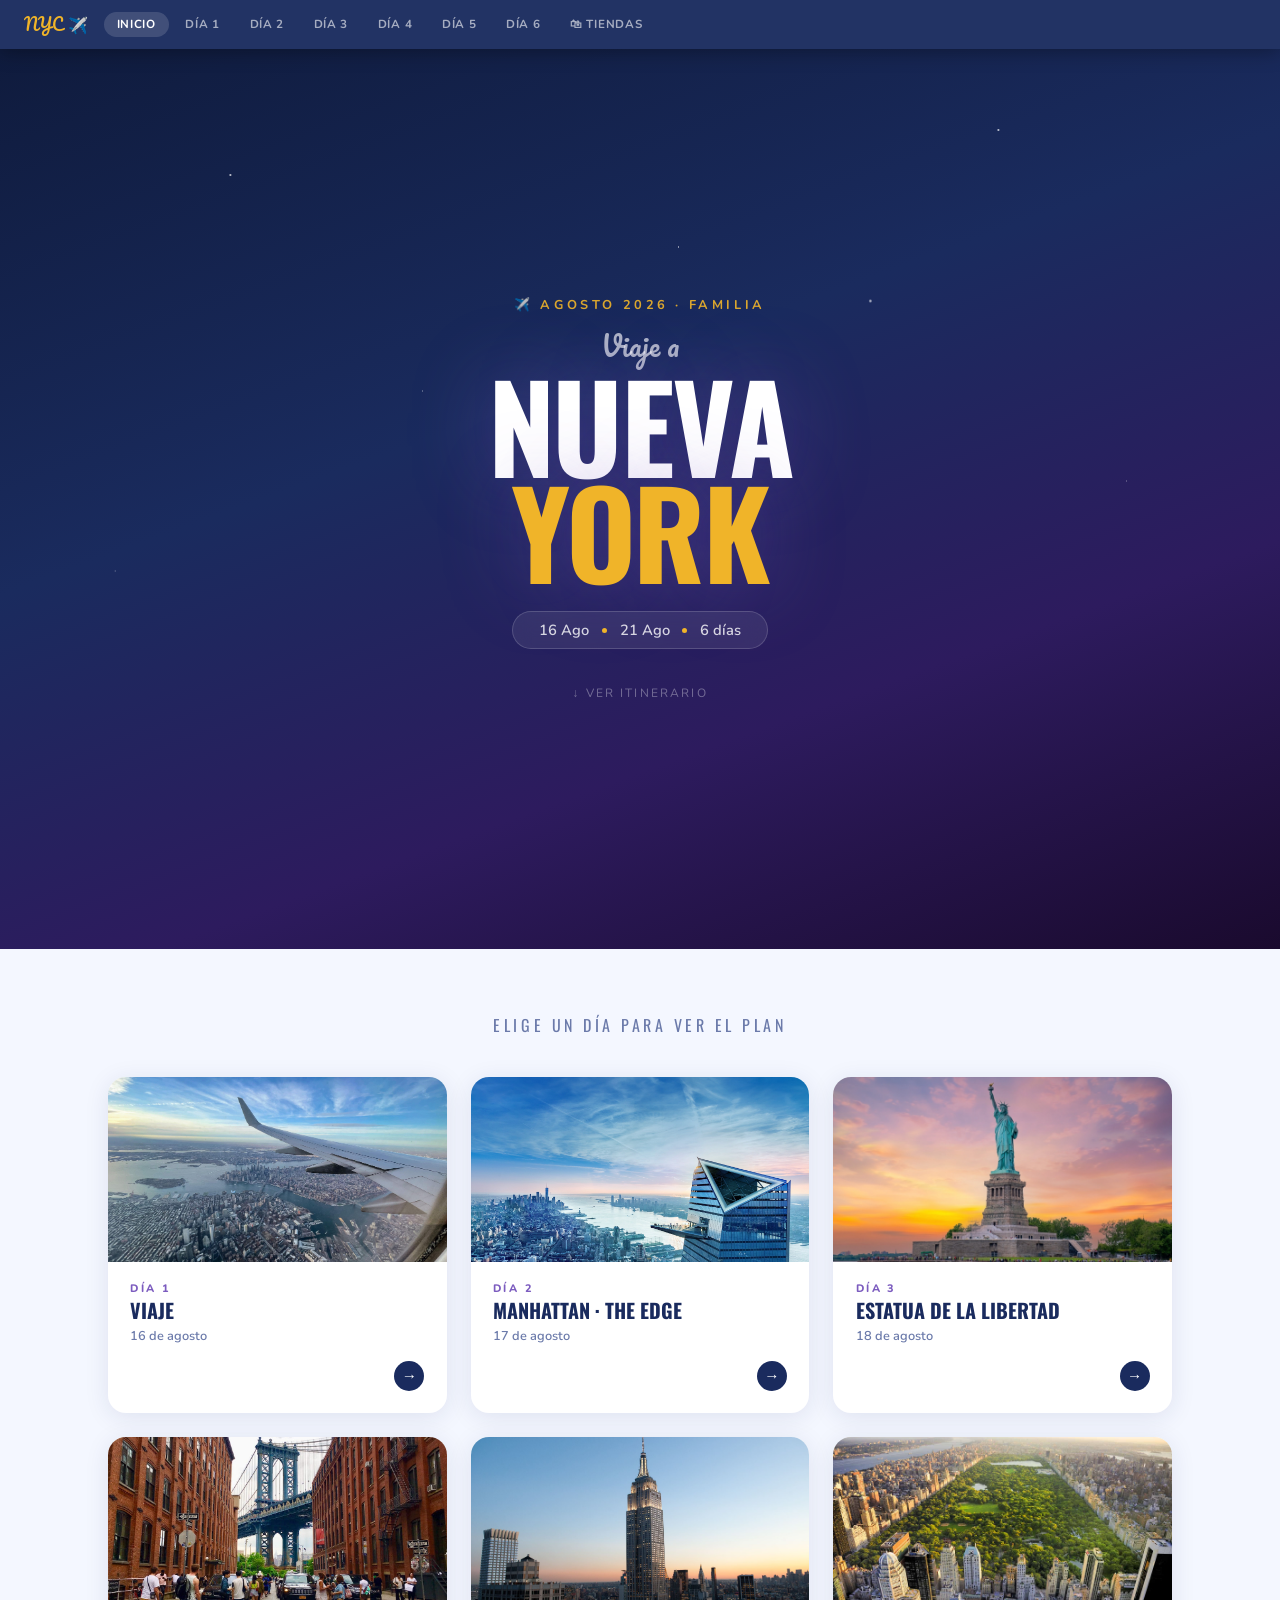
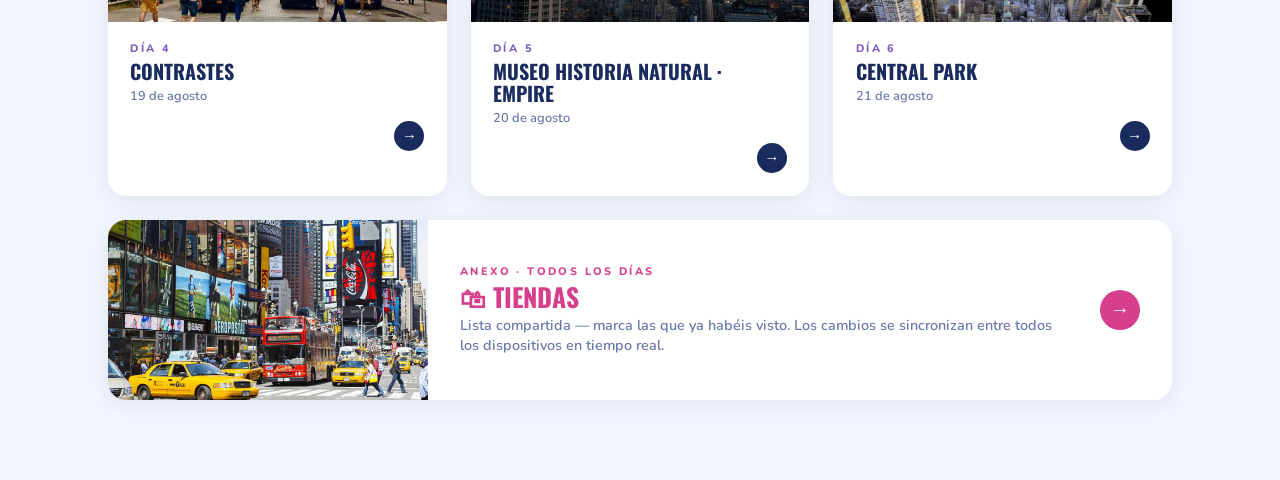
<file: index.html>
<!DOCTYPE html>
<html lang="es">
<head>
  <meta charset="UTF-8" />
  <meta name="viewport" content="width=device-width, initial-scale=1.0" />
  <title>Viaje Nueva York 2026</title>
  <link rel="stylesheet" href="css/style.css" />
</head>
<body>

  <nav class="site-nav">
    <span class="nav-logo">NYC ✈️</span>
    <a href="index.html"       class="nav-link active">Inicio</a>
    <a href="days/dia1.html"   class="nav-link">Día 1</a>
    <a href="days/dia2.html"   class="nav-link">Día 2</a>
    <a href="days/dia3.html"   class="nav-link">Día 3</a>
    <a href="days/dia4.html"   class="nav-link">Día 4</a>
    <a href="days/dia5.html"   class="nav-link">Día 5</a>
    <a href="days/dia6.html"   class="nav-link">Día 6</a>
    <a href="days/tiendas.html" class="nav-link">🛍 Tiendas</a>
  </nav>

  <section class="hero">
    <div class="hero-stars"></div>
    <div class="hero-skyline"></div>
    <div class="hero-content">
      <p class="hero-eyebrow">✈️ Agosto 2026 · Familia</p>
      <p class="hero-subtitle">Viaje a</p>
      <h1 class="hero-title">Nueva<span>York</span></h1>
      <div class="hero-dates">
        <span>16 Ago</span><span class="dot"></span>
        <span>21 Ago</span><span class="dot"></span>
        <span>6 días</span>
      </div>
      <p class="hero-scroll-hint">↓ ver itinerario</p>
    </div>
  </section>

  <main class="days-section">
    <p class="section-title">Elige un día para ver el plan</p>
    <div class="days-grid">

      <a href="days/dia1.html" class="day-card">
        <img class="day-card-img" src="src/vuelo.jpeg" alt="NYC" />
        <div class="day-card-body">
          <p class="day-card-num">Día 1</p>
          <h2 class="day-card-title">Viaje</h2>
          <p class="day-card-date">16 de agosto</p>
          <div class="day-card-arrow"><span>→</span></div>
        </div>
      </a>

      <a href="days/dia2.html" class="day-card">
        <img class="day-card-img" src="src/edge.jpeg" alt="NYC" />
        <div class="day-card-body">
          <p class="day-card-num">Día 2</p>
          <h2 class="day-card-title">Manhattan · The Edge</h2>
          <p class="day-card-date">17 de agosto</p>
          <div class="day-card-arrow"><span>→</span></div>
        </div>
      </a>

      <a href="days/dia3.html" class="day-card">
        <img class="day-card-img"src="src/estatua.jpg" alt="NYC"/>
        <div class="day-card-body">
          <p class="day-card-num">Día 3</p>
          <h2 class="day-card-title">Estatua de la Libertad</h2>
          <p class="day-card-date">18 de agosto</p>
          <div class="day-card-arrow"><span>→</span></div>
        </div>
      </a>

      <a href="days/dia4.html" class="day-card">
        <img class="day-card-img" src="src/brooklyn.jpeg" alt="NYC"/>
        <div class="day-card-body">
          <p class="day-card-num">Día 4</p>
          <h2 class="day-card-title">Contrastes</h2>
          <p class="day-card-date">19 de agosto</p>
          <div class="day-card-arrow"><span>→</span></div>
        </div>
      </a>

      <a href="days/dia5.html" class="day-card">
        <img class="day-card-img" src="src/empire.jpg" alt="NYC" />
        <div class="day-card-body">
          <p class="day-card-num">Día 5</p>
          <h2 class="day-card-title">Museo historia natural · Empire</h2>
          <p class="day-card-date">20 de agosto</p>
          <div class="day-card-arrow"><span>→</span></div>
        </div>
      </a>

      <a href="days/dia6.html" class="day-card">
        <img class="day-card-img" src="src/park.jpg" alt="NYC" />
        <div class="day-card-body">
          <p class="day-card-num">Día 6</p>
          <h2 class="day-card-title">central park</h2>
          <p class="day-card-date">21 de agosto</p>
          <div class="day-card-arrow"><span>→</span></div>
        </div>
      </a>

      <a href="days/tiendas.html" class="day-card shops-card">
        <img class="day-card-img" src="src/tiendas.jpeg" alt="NYC" />
        <div class="day-card-body">
          <div>
            <p class="day-card-num">Anexo · Todos los días</p>
            <h2 class="day-card-title">🛍 Tiendas</h2>
            <p class="day-card-date">Lista compartida — marca las que ya habéis visto. Los cambios se sincronizan entre todos los dispositivos en tiempo real.</p>
          </div>
          <div class="day-card-arrow" style="margin-top:0; flex-shrink:0;"><span style="width:40px;height:40px;font-size:1.2rem;">→</span></div>
        </div>
      </a>

    </div>
  </main>
</body>
</html>
</file>
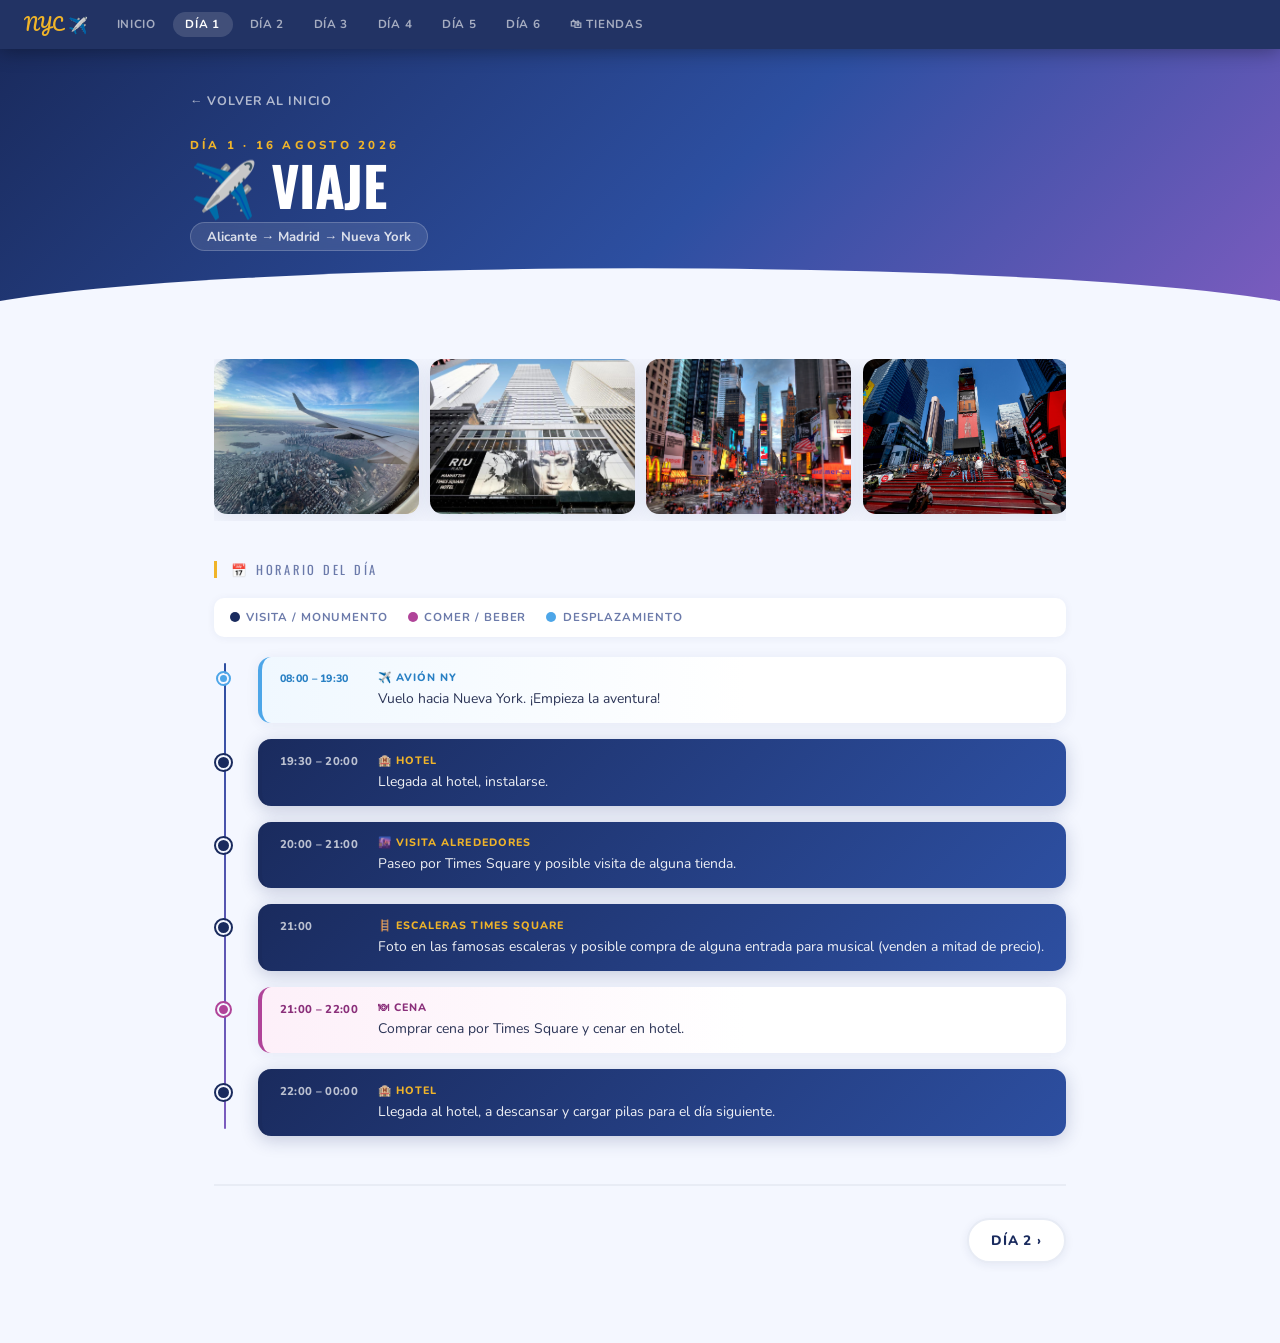
<file: days/dia1.html>
<!DOCTYPE html>
<html lang="es">
<head>
  <meta charset="UTF-8" /><meta name="viewport" content="width=device-width, initial-scale=1.0" />
  <title>Día 1 – Viaje | NYC 2026</title>
  <link rel="stylesheet" href="../css/style.css" />
</head>
<body>
  <nav class="site-nav">
    <span class="nav-logo">NYC ✈️</span>
    <a href="../index.html" class="nav-link">Inicio</a>
    <a href="dia1.html" class="nav-link active">Día 1</a>
    <a href="dia2.html" class="nav-link">Día 2</a>
    <a href="dia3.html" class="nav-link">Día 3</a>
    <a href="dia4.html" class="nav-link">Día 4</a>
    <a href="dia5.html" class="nav-link">Día 5</a>
    <a href="dia6.html" class="nav-link">Día 6</a>
    <a href="tiendas.html" class="nav-link">🛍 Tiendas</a>
  </nav>

  <header class="page-header">
    <div class="page-header-inner">
      <a href="../index.html" class="back-btn">← Volver al inicio</a>
      <p class="page-eyebrow">Día 1 · 16 Agosto 2026</p>
      <h1 class="page-title">✈️ Viaje</h1>
      <span class="page-date-badge">Alicante → Madrid → Nueva York</span>
    </div>
  </header>

  <main class="day-content">
    <div class="photo-gallery">
      <img src="../src/vuelo.jpeg" alt="NYC skyline" />
      <img src="../src/hotel.jpg" alt="Hotel" />
      <img src="../src/timessquare.jpg" alt="Times Square noche" />
      <img src="../src/escaleras.jpg" alt="Times Square escaleras" />
    </div>

    <section class="timeline-section">
      <p class="timeline-heading">📅 Horario del día</p>
    <!-- Legend -->
    <div class="timeline-legend">
      <div class="legend-item"><div class="legend-dot" style="background:#1a2b5e"></div>Visita / Monumento</div>
      <div class="legend-item"><div class="legend-dot" style="background:#b04499"></div>Comer / Beber</div>
      <div class="legend-item"><div class="legend-dot" style="background:#4da6e8"></div>Desplazamiento</div>
    </div>
      <div class="timeline">

        <div class="timeline-item ev-transport">
          <div class="timeline-dot"></div>
          <div class="timeline-card">
            <div class="timeline-time">08:00 – 19:30</div>
            <div>
              <div class="timeline-label">✈️ Avión NY</div>
              <div class="timeline-desc">Vuelo hacia Nueva York. ¡Empieza la aventura!</div>
            </div>
          </div>
        </div>

        <div class="timeline-item ev-visit">
          <div class="timeline-dot"></div>
          <div class="timeline-card">
            <div class="timeline-time">19:30 – 20:00</div>
            <div>
              <div class="timeline-label">🏨 Hotel</div>
              <div class="timeline-desc">Llegada al hotel, instalarse.</div>
            </div>
          </div>
        </div>

        <div class="timeline-item ev-visit">
          <div class="timeline-dot"></div>
          <div class="timeline-card">
            <div class="timeline-time">20:00 – 21:00</div>
            <div>
              <div class="timeline-label">🌆 Visita alrededores</div>
              <div class="timeline-desc">Paseo por Times Square y posible visita de alguna tienda.</div>
            </div>
          </div>
        </div>

        <div class="timeline-item ev-visit">
          <div class="timeline-dot"></div>
          <div class="timeline-card">
            <div class="timeline-time">21:00</div>
            <div>
              <div class="timeline-label">🪜 Escaleras Times Square</div>
              <div class="timeline-desc">Foto en las famosas escaleras y posible compra de alguna entrada para musical (venden a mitad de precio).</div>
            </div>
          </div>
        </div>

        <div class="timeline-item ev-food">
          <div class="timeline-dot"></div>
          <div class="timeline-card">
            <div class="timeline-time">21:00 – 22:00</div>
            <div>
              <div class="timeline-label">🍽 Cena</div>
              <div class="timeline-desc">Comprar cena por Times Square y cenar en hotel.</div>
            </div>
          </div>
        </div>

        <div class="timeline-item ev-visit">
          <div class="timeline-dot"></div>
          <div class="timeline-card">
            <div class="timeline-time">22:00 – 00:00</div>
            <div>
              <div class="timeline-label">🏨 Hotel</div>
              <div class="timeline-desc">Llegada al hotel, a descansar y cargar pilas para el día siguiente.</div>
            </div>
          </div>
        </div>

      </div>
    </section>

    <div class="day-nav-arrows">
      <span class="day-nav-btn day-nav-prev day-nav-disabled"></span>
      <a href="dia2.html" class="day-nav-btn day-nav-next">Día 2 ›</a>
    </div>
  </main>
  <script src="../js/lightbox.js"></script>
</body>
</html>
</file>
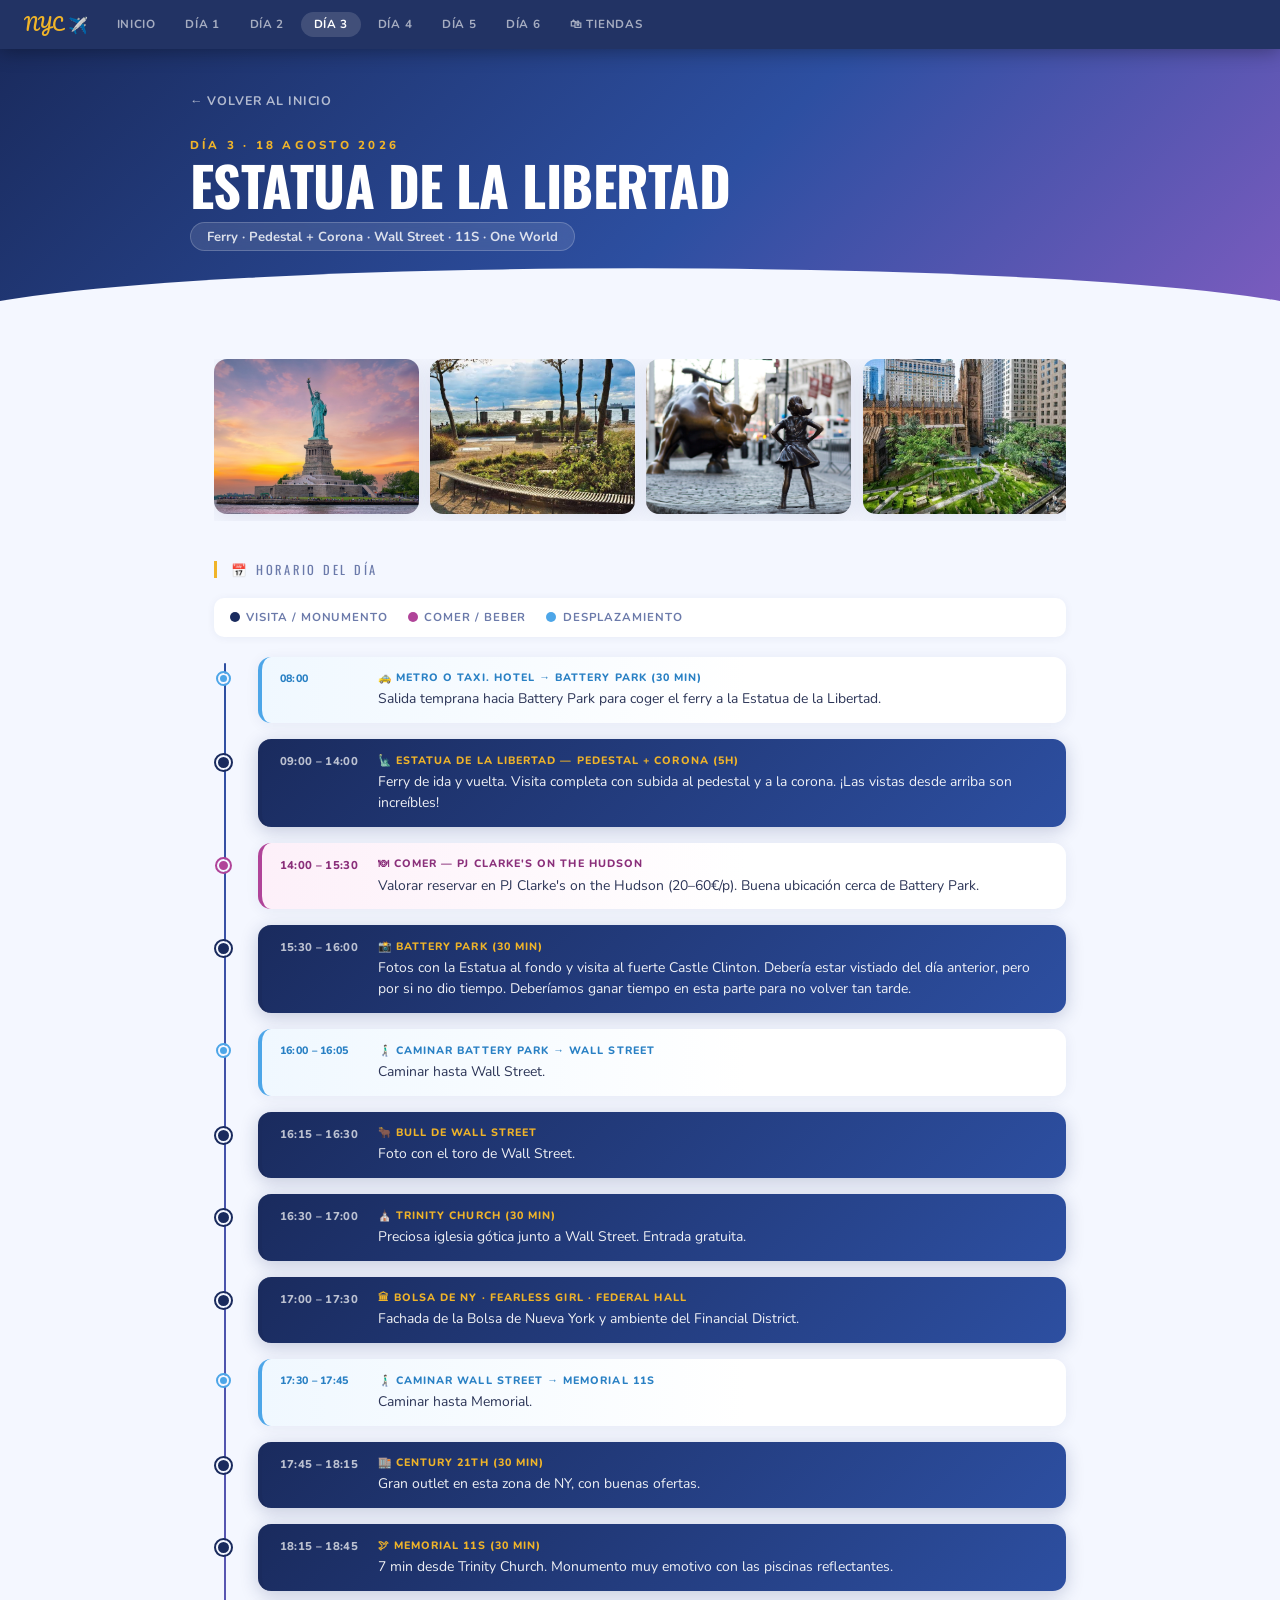
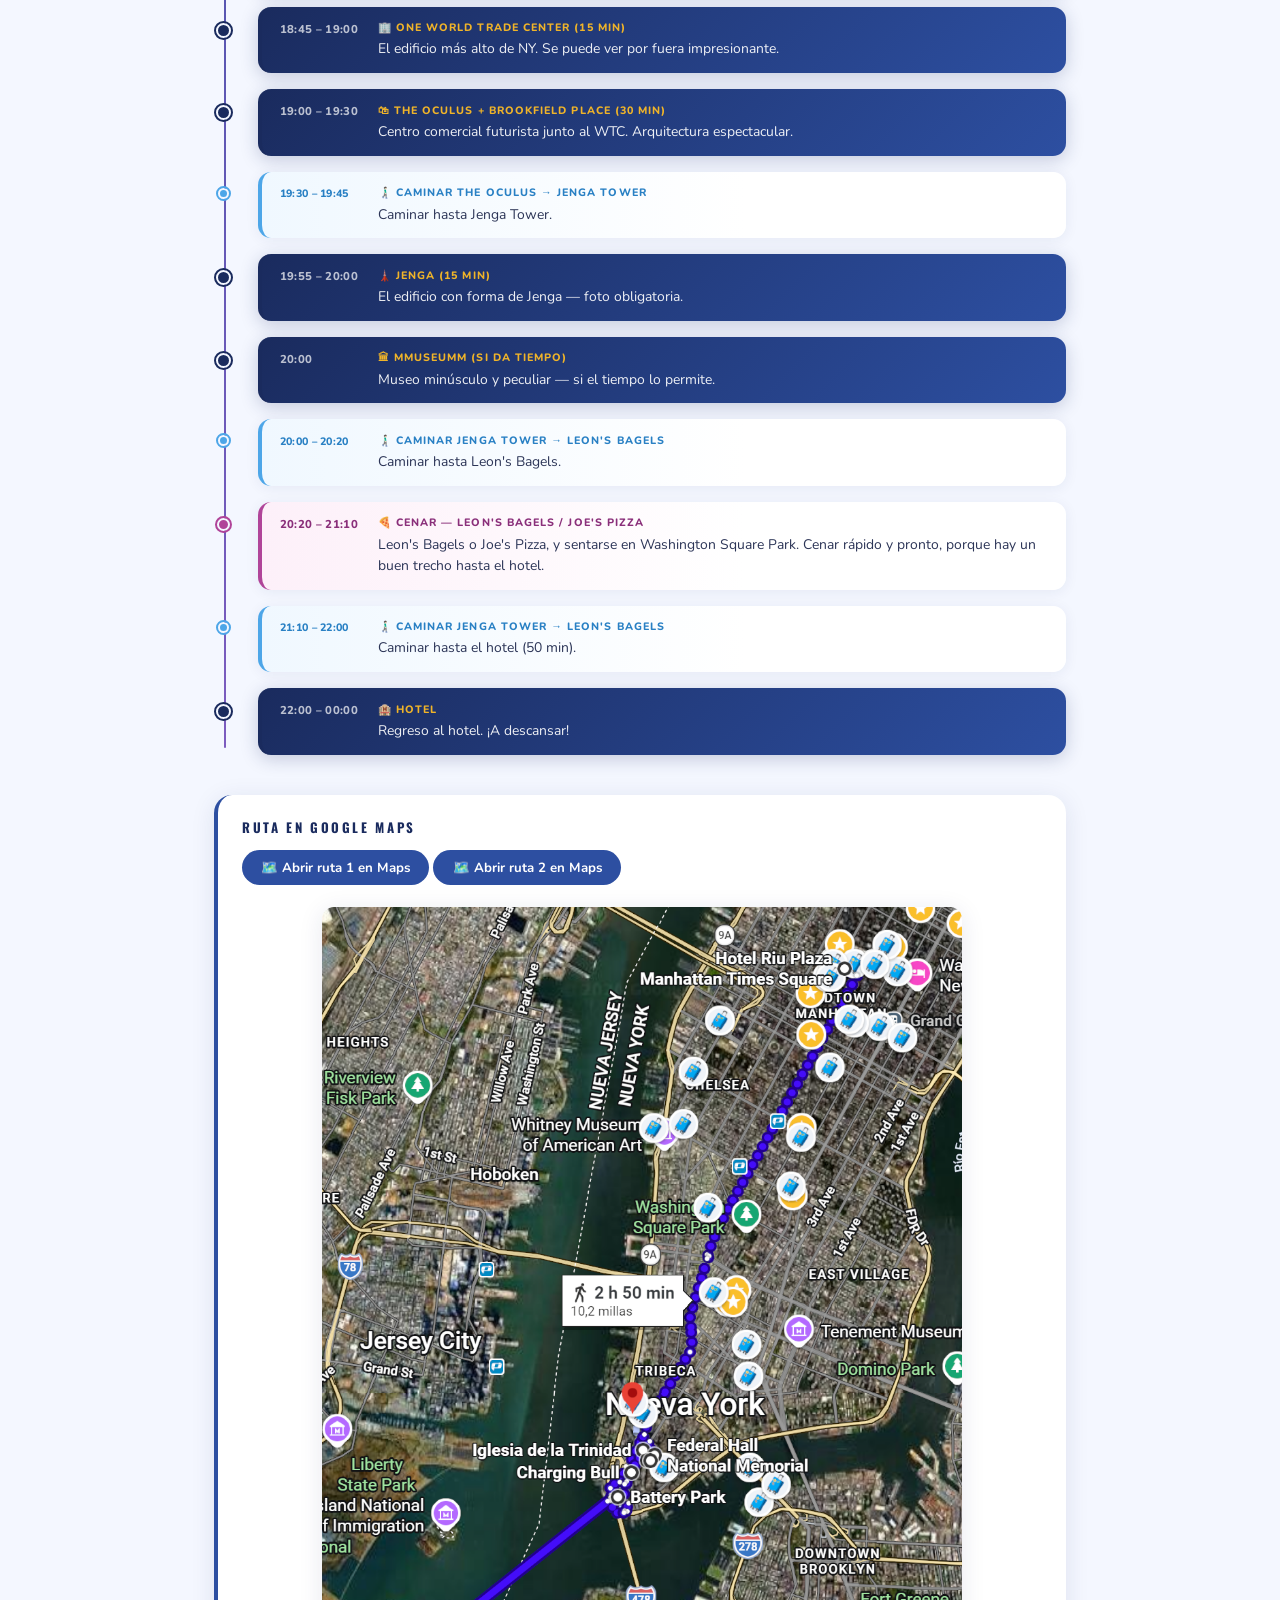
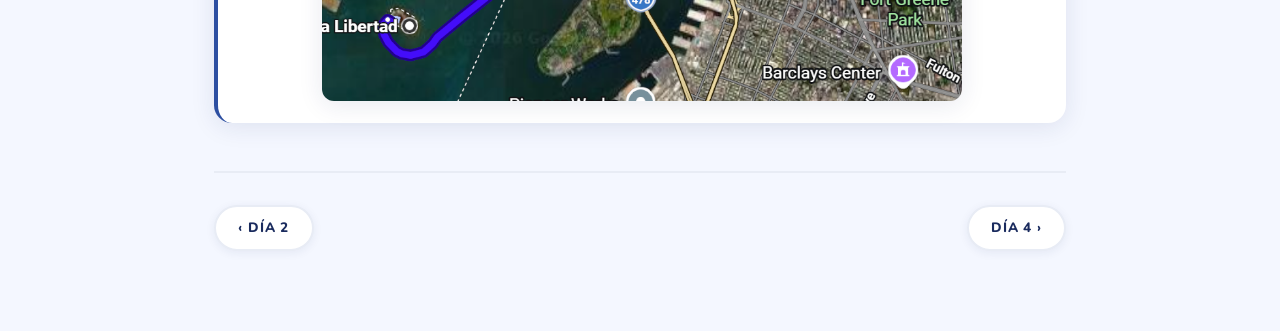
<file: days/dia3.html>
<!DOCTYPE html>
<html lang="es">
<head>
  <meta charset="UTF-8" /><meta name="viewport" content="width=device-width, initial-scale=1.0" />
  <title>Día 3 – Estatua de la Libertad | NYC 2026</title>
  <link rel="stylesheet" href="../css/style.css" />
</head>
<body>
  <nav class="site-nav">
    <span class="nav-logo">NYC ✈️</span>
    <a href="../index.html" class="nav-link">Inicio</a>
    <a href="dia1.html" class="nav-link">Día 1</a>
    <a href="dia2.html" class="nav-link">Día 2</a>
    <a href="dia3.html" class="nav-link active">Día 3</a>
    <a href="dia4.html" class="nav-link">Día 4</a>
    <a href="dia5.html" class="nav-link">Día 5</a>
    <a href="dia6.html" class="nav-link">Día 6</a>
    <a href="tiendas.html" class="nav-link">🛍 Tiendas</a>
  </nav>

  <header class="page-header">
    <div class="page-header-inner">
      <a href="../index.html" class="back-btn">← Volver al inicio</a>
      <p class="page-eyebrow">Día 3 · 18 Agosto 2026</p>
      <h1 class="page-title">Estatua de la Libertad</h1>
      <span class="page-date-badge">Ferry · Pedestal + Corona · Wall Street · 11S · One World</span>
    </div>
  </header>

  <main class="day-content">
    <div class="photo-gallery">
      <img src="../src/estatua.jpg" alt="NYC skyline" />
      <img src="../src/battery.jpg" alt="NYC skyline" />
      <img src="../src/bull.jpg" alt="NYC skyline" />
      <img src="../src/trinity.jpg" alt="NYC skyline" />
      <img src="../src/federal.jpg" alt="NYC skyline" />
      <img src="../src/memorial.jpg" alt="High line" />  
      <img src="../src/oculus.jpeg" alt="NYC skyline" />  
      <img src="../src/jenga.jpg" alt="NYC skyline" />  
      <img src="../src/washington.jpg" alt="NYC skyline" />  
    </div>

    <section class="timeline-section">
      <p class="timeline-heading">📅 Horario del día</p>
    <!-- Legend -->
    <div class="timeline-legend">
      <div class="legend-item"><div class="legend-dot" style="background:#1a2b5e"></div>Visita / Monumento</div>
      <div class="legend-item"><div class="legend-dot" style="background:#b04499"></div>Comer / Beber</div>
      <div class="legend-item"><div class="legend-dot" style="background:#4da6e8"></div>Desplazamiento</div>
    </div>
      <div class="timeline">

        <div class="timeline-item ev-transport">
          <div class="timeline-dot"></div>
          <div class="timeline-card">
            <div class="timeline-time">08:00</div>
            <div>
              <div class="timeline-label">🚕 Metro o Taxi. Hotel → Battery Park (30 min)</div>
              <div class="timeline-desc">Salida temprana hacia Battery Park para coger el ferry a la Estatua de la Libertad.</div>
            </div>
          </div>
        </div>

        <div class="timeline-item ev-visit">
          <div class="timeline-dot"></div>
          <div class="timeline-card">
            <div class="timeline-time">09:00 – 14:00</div>
            <div>
              <div class="timeline-label">🗽 Estatua de la Libertad — Pedestal + Corona (5h)</div>
              <div class="timeline-desc">Ferry de ida y vuelta. Visita completa con subida al pedestal y a la corona. ¡Las vistas desde arriba son increíbles!</div>
            </div>
          </div>
        </div>

        <div class="timeline-item ev-food">
          <div class="timeline-dot"></div>
          <div class="timeline-card">
            <div class="timeline-time">14:00 – 15:30</div>
            <div>
              <div class="timeline-label">🍽 Comer — PJ Clarke's on the Hudson</div>
              <div class="timeline-desc">Valorar reservar en PJ Clarke's on the Hudson (20–60€/p). Buena ubicación cerca de Battery Park.</div>
            </div>
          </div>
        </div>

        <div class="timeline-item ev-visit">
          <div class="timeline-dot"></div>
          <div class="timeline-card">
            <div class="timeline-time">15:30 – 16:00</div>
            <div>
              <div class="timeline-label">📸 Battery Park (30 min)</div>
              <div class="timeline-desc">Fotos con la Estatua al fondo y visita al fuerte Castle Clinton. Debería estar vistiado del día anterior, pero por si no dio tiempo. Deberíamos ganar tiempo en esta parte para no volver tan tarde.</div>
            </div>
          </div>
        </div>

        <div class="timeline-item ev-transport">
          <div class="timeline-dot"></div>
          <div class="timeline-card">
            <div class="timeline-time">16:00 – 16:05</div>
            <div>
              <div class="timeline-label">🚶🏻‍♂️‍➡️ Caminar Battery Park → Wall Street</div>
              <div class="timeline-desc">Caminar hasta Wall Street.</div>
            </div>
          </div>
        </div>

        <div class="timeline-item ev-visit">
          <div class="timeline-dot"></div>
          <div class="timeline-card">
            <div class="timeline-time">16:15 – 16:30</div>
            <div>
              <div class="timeline-label">🐂 Bull de Wall Street</div>
              <div class="timeline-desc">Foto con el toro de Wall Street.</div>
            </div>
          </div>
        </div>

        <div class="timeline-item ev-visit">
          <div class="timeline-dot"></div>
          <div class="timeline-card">
            <div class="timeline-time">16:30 – 17:00</div>
            <div>
              <div class="timeline-label">⛪ Trinity Church (30 min)</div>
              <div class="timeline-desc">Preciosa iglesia gótica junto a Wall Street. Entrada gratuita.</div>
            </div>
          </div>
        </div>

        <div class="timeline-item ev-visit">
          <div class="timeline-dot"></div>
          <div class="timeline-card">
            <div class="timeline-time">17:00 – 17:30</div>
            <div>
              <div class="timeline-label">🏛 Bolsa de NY · Fearless girl · Federal Hall</div>
              <div class="timeline-desc">Fachada de la Bolsa de Nueva York y ambiente del Financial District.</div>
            </div>
          </div>
        </div>

        <div class="timeline-item ev-transport">
          <div class="timeline-dot"></div>
          <div class="timeline-card">
            <div class="timeline-time">17:30 – 17:45</div>
            <div>
              <div class="timeline-label">🚶🏻‍♂️‍➡️ Caminar Wall Street → Memorial 11S</div>
              <div class="timeline-desc">Caminar hasta Memorial.</div>
            </div>
          </div>
        </div>

        <div class="timeline-item ev-visit">
          <div class="timeline-dot"></div>
          <div class="timeline-card">
            <div class="timeline-time">17:45 – 18:15</div>
            <div>
              <div class="timeline-label">🏬 Century 21th (30 min)</div>
              <div class="timeline-desc">Gran outlet en esta zona de NY, con buenas ofertas.</div>
            </div>
          </div>
        </div>

        <div class="timeline-item ev-visit">
          <div class="timeline-dot"></div>
          <div class="timeline-card">
            <div class="timeline-time">18:15 – 18:45</div>
            <div>
              <div class="timeline-label">🕊 Memorial 11S (30 min)</div>
              <div class="timeline-desc">7 min desde Trinity Church. Monumento muy emotivo con las piscinas reflectantes.</div>
            </div>
          </div>
        </div>

        <div class="timeline-item ev-visit">
          <div class="timeline-dot"></div>
          <div class="timeline-card">
            <div class="timeline-time">18:45 – 19:00</div>
            <div>
              <div class="timeline-label">🏢 One World Trade Center (15 min)</div>
              <div class="timeline-desc">El edificio más alto de NY. Se puede ver por fuera impresionante.</div>
            </div>
          </div>
        </div>

        <div class="timeline-item ev-visit">
          <div class="timeline-dot"></div>
          <div class="timeline-card">
            <div class="timeline-time">19:00 – 19:30</div>
            <div>
              <div class="timeline-label">🛍 The Oculus + Brookfield Place (30 min)</div>
              <div class="timeline-desc">Centro comercial futurista junto al WTC. Arquitectura espectacular.</div>
            </div>
          </div>
        </div>

        <div class="timeline-item ev-transport">
          <div class="timeline-dot"></div>
          <div class="timeline-card">
            <div class="timeline-time">19:30 – 19:45</div>
            <div>
              <div class="timeline-label">🚶🏻‍♂️‍➡️ Caminar The Oculus → Jenga Tower</div>
              <div class="timeline-desc">Caminar hasta Jenga Tower.</div>
            </div>
          </div>
        </div>


        <div class="timeline-item ev-visit">
          <div class="timeline-dot"></div>
          <div class="timeline-card">
            <div class="timeline-time">19:55 – 20:00</div>
            <div>
              <div class="timeline-label">🗼 Jenga (15 min)</div>
              <div class="timeline-desc">El edificio con forma de Jenga — foto obligatoria.</div>
            </div>
          </div>
        </div>

        <div class="timeline-item ev-visit">
          <div class="timeline-dot"></div>
          <div class="timeline-card">
            <div class="timeline-time">20:00</div>
            <div>
              <div class="timeline-label">🏛 MMUSEUMM (si da tiempo)</div>
              <div class="timeline-desc">Museo minúsculo y peculiar — si el tiempo lo permite.</div>
            </div>
          </div>
        </div>

        <div class="timeline-item ev-transport">
          <div class="timeline-dot"></div>
          <div class="timeline-card">
            <div class="timeline-time">20:00 – 20:20</div>
            <div>
              <div class="timeline-label">🚶🏻‍♂️‍➡️ Caminar Jenga Tower → Leon's Bagels</div>
              <div class="timeline-desc">Caminar hasta Leon's Bagels.</div>
            </div>
          </div>
        </div>

        <div class="timeline-item ev-food">
          <div class="timeline-dot"></div>
          <div class="timeline-card">
            <div class="timeline-time">20:20 – 21:10</div>
            <div>
              <div class="timeline-label">🍕 Cenar — Leon's Bagels / Joe's Pizza</div>
              <div class="timeline-desc">Leon's Bagels o Joe's Pizza, y sentarse en Washington Square Park. Cenar rápido y pronto, porque hay un buen trecho hasta el hotel.</div>
            </div>
          </div>
        </div>

        <div class="timeline-item ev-transport">
          <div class="timeline-dot"></div>
          <div class="timeline-card">
            <div class="timeline-time">21:10 – 22:00</div>
            <div>
              <div class="timeline-label">🚶🏻‍♂️‍➡️ Caminar Jenga Tower → Leon's Bagels</div>
              <div class="timeline-desc">Caminar hasta el hotel (50 min).</div>
            </div>
          </div>
        </div>

        <div class="timeline-item ev-visit">
          <div class="timeline-dot"></div>
          <div class="timeline-card">
            <div class="timeline-time">22:00 – 00:00</div>
            <div>
              <div class="timeline-label">🏨 Hotel</div>
              <div class="timeline-desc">Regreso al hotel. ¡A descansar!</div>
            </div>
          </div>
        </div>

      </div>
    </section>

    <section class="maps-section">
    <h3>Ruta en Google Maps</h3>
    <a href="https://maps.app.goo.gl/gn1SX1G5FrFtZbDUA" target="_blank" class="maps-link-btn">
      🗺️ Abrir ruta 1 en Maps
    </a>
    <a href="https://maps.app.goo.gl/zDNRR2RFWcpn8Mgx9?g_st=aw" target="_blank" class="maps-link-btn">
      🗺️ Abrir ruta 2 en Maps
    </a>
    <img src="../src/dia3.png" alt="Mapa del día 2" class="mapa-dia">
  </section>

    <div class="day-nav-arrows">
      <a href="dia2.html" class="day-nav-btn day-nav-prev">‹ Día 2</a>
      <a href="dia4.html" class="day-nav-btn day-nav-next">Día 4 ›</a>
    </div>
  </main>
  <script src="../js/lightbox.js"></script>
</body>
</html>
</file>
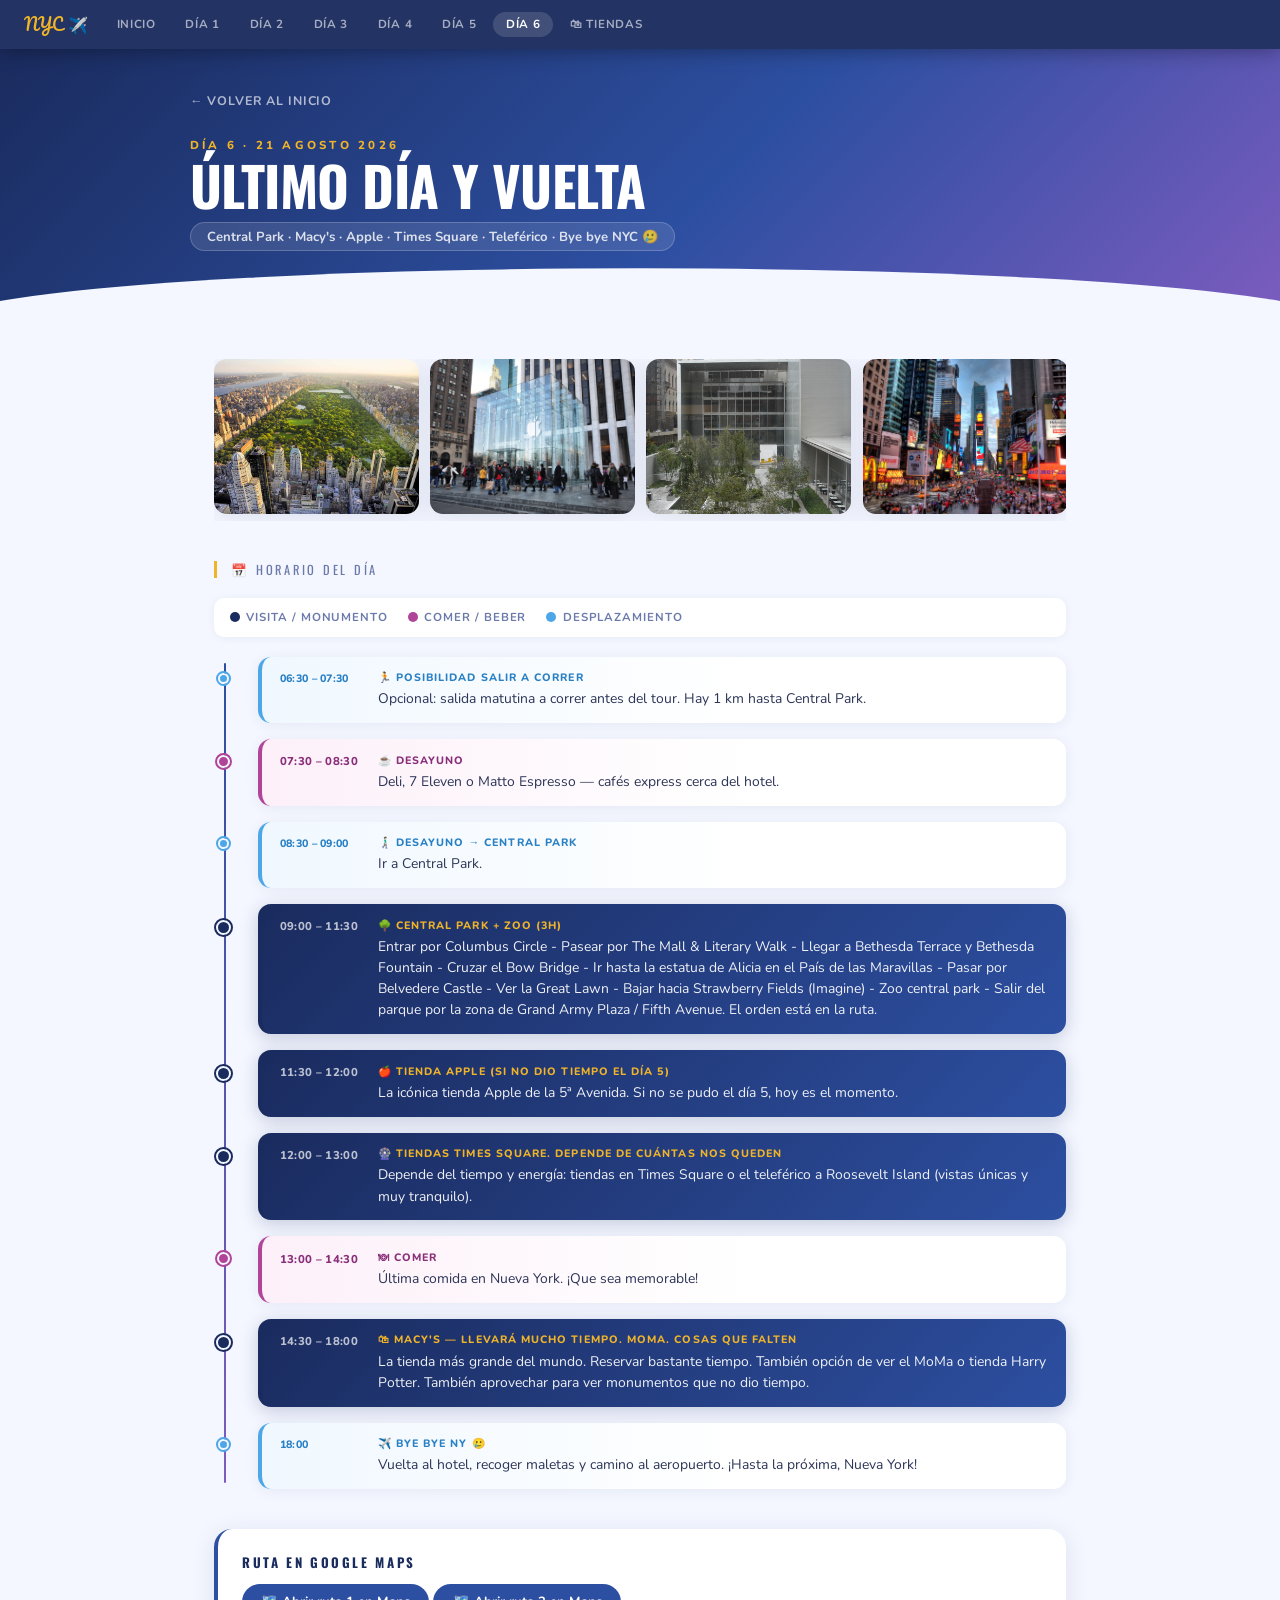
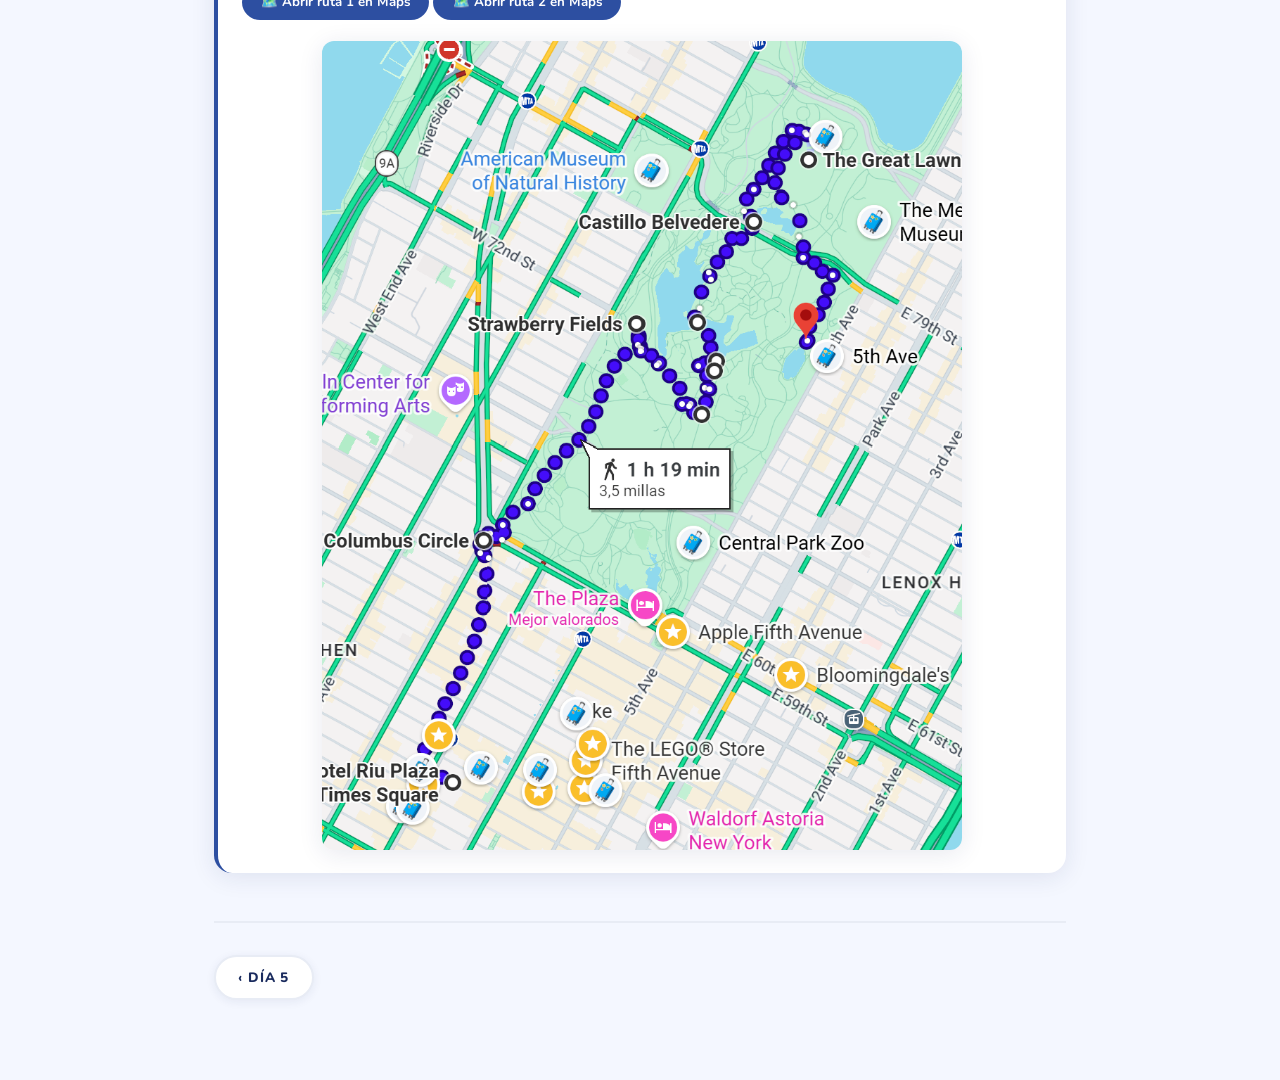
<file: days/dia6.html>
<!DOCTYPE html>
<html lang="es">
<head>
  <meta charset="UTF-8" /><meta name="viewport" content="width=device-width, initial-scale=1.0" />
  <title>Día 6 – Último día | NYC 2026</title>
  <link rel="stylesheet" href="../css/style.css" />
</head>
<body>
  <nav class="site-nav">
    <span class="nav-logo">NYC ✈️</span>
    <a href="../index.html" class="nav-link">Inicio</a>
    <a href="dia1.html" class="nav-link">Día 1</a>
    <a href="dia2.html" class="nav-link">Día 2</a>
    <a href="dia3.html" class="nav-link">Día 3</a>
    <a href="dia4.html" class="nav-link">Día 4</a>
    <a href="dia5.html" class="nav-link">Día 5</a>
    <a href="dia6.html" class="nav-link active">Día 6</a>
    <a href="tiendas.html" class="nav-link">🛍 Tiendas</a>
  </nav>

  <header class="page-header">
    <div class="page-header-inner">
      <a href="../index.html" class="back-btn">← Volver al inicio</a>
      <p class="page-eyebrow">Día 6 · 21 Agosto 2026</p>
      <h1 class="page-title">Último día y vuelta</h1>
      <span class="page-date-badge">Central Park · Macy's · Apple · Times Square · Teleférico · Bye bye NYC 🥲</span>
    </div>
  </header>

  <main class="day-content">
    <div class="photo-gallery">
      <img src="../src/park.jpg" alt="NYC skyline" />
      <img src="../src/apple.jpg" alt="NYC skyline" />
      <img src="../src/moma.jpg" alt="NYC skyline" />
      <img src="../src/timessquare.jpg" alt="NYC skyline" />
    </div>

    <section class="timeline-section">
      <p class="timeline-heading">📅 Horario del día</p>
    <!-- Legend -->
    <div class="timeline-legend">
      <div class="legend-item"><div class="legend-dot" style="background:#1a2b5e"></div>Visita / Monumento</div>
      <div class="legend-item"><div class="legend-dot" style="background:#b04499"></div>Comer / Beber</div>
      <div class="legend-item"><div class="legend-dot" style="background:#4da6e8"></div>Desplazamiento</div>
    </div>
      <div class="timeline">

       <div class="timeline-item ev-transport">
          <div class="timeline-dot"></div>
          <div class="timeline-card">
            <div class="timeline-time">06:30 – 07:30</div>
            <div>
              <div class="timeline-label">🏃 Posibilidad salir a correr</div>
              <div class="timeline-desc">Opcional: salida matutina a correr antes del tour. Hay 1 km hasta Central Park.</div>
            </div>
          </div>
        </div>

        <div class="timeline-item ev-food">
          <div class="timeline-dot"></div>
          <div class="timeline-card">
            <div class="timeline-time">07:30 – 08:30</div>
            <div>
              <div class="timeline-label">☕ Desayuno</div>
              <div class="timeline-desc">Deli, 7 Eleven o Matto Espresso — cafés express cerca del hotel.</div>
            </div>
          </div>
        </div>
        
        
        <div class="timeline-item ev-transport">
          <div class="timeline-dot"></div>
          <div class="timeline-card">
            <div class="timeline-time">08:30 – 09:00</div>
            <div>
              <div class="timeline-label">🚶🏻‍♂️‍➡️ Desayuno → Central Park</div>
              <div class="timeline-desc">Ir a Central Park.</div>
            </div>
          </div>
        </div>


        <div class="timeline-item ev-visit">
          <div class="timeline-dot"></div>
          <div class="timeline-card">
            <div class="timeline-time">09:00 – 11:30</div>
            <div>
              <div class="timeline-label">🌳 Central Park + Zoo (3h)</div>
              <div class="timeline-desc">Entrar por Columbus Circle - Pasear por The Mall & Literary Walk - Llegar a Bethesda Terrace y Bethesda Fountain - Cruzar el Bow Bridge - Ir hasta la estatua de Alicia en el País de las Maravillas - Pasar por Belvedere Castle - Ver la Great Lawn - Bajar hacia Strawberry Fields (Imagine) - Zoo central park - Salir del parque por la zona de Grand Army Plaza / Fifth Avenue. El orden está en la ruta.</div>
            </div>
          </div>
        </div>

        <div class="timeline-item ev-visit">
          <div class="timeline-dot"></div>
          <div class="timeline-card">
            <div class="timeline-time">11:30 – 12:00</div>
            <div>
              <div class="timeline-label">🍎 Tienda Apple (si no dio tiempo el día 5)</div>
              <div class="timeline-desc">La icónica tienda Apple de la 5ª Avenida. Si no se pudo el día 5, hoy es el momento.</div>
            </div>
          </div>
        </div>

        <div class="timeline-item ev-visit">
          <div class="timeline-dot"></div>
          <div class="timeline-card">
            <div class="timeline-time">12:00 – 13:00</div>
            <div>
              <div class="timeline-label">🎡 Tiendas Times Square. Depende de cuántas nos queden</div>
              <div class="timeline-desc">Depende del tiempo y energía: tiendas en Times Square o el teleférico a Roosevelt Island (vistas únicas y muy tranquilo).</div>
            </div>
          </div>
        </div>

        <div class="timeline-item ev-food">
          <div class="timeline-dot"></div>
          <div class="timeline-card">
            <div class="timeline-time">13:00 – 14:30</div>
            <div>
              <div class="timeline-label">🍽 Comer</div>
              <div class="timeline-desc">Última comida en Nueva York. ¡Que sea memorable!</div>
            </div>
          </div>
        </div>

        <div class="timeline-item ev-visit">
          <div class="timeline-dot"></div>
          <div class="timeline-card">
            <div class="timeline-time">14:30 – 18:00</div>
            <div>
              <div class="timeline-label">🛍 Macy's — llevará mucho tiempo. MoMa. Cosas que falten</div>
              <div class="timeline-desc">La tienda más grande del mundo. Reservar bastante tiempo. También opción de ver el MoMa o tienda Harry Potter. También aprovechar para ver monumentos que no dio tiempo.</div>
            </div>
          </div>
        </div>

        <div class="timeline-item ev-transport">
          <div class="timeline-dot"></div>
          <div class="timeline-card">
            <div class="timeline-time">18:00</div>
            <div>
              <div class="timeline-label">✈️ Bye bye NY 🥲</div>
              <div class="timeline-desc">Vuelta al hotel, recoger maletas y camino al aeropuerto. ¡Hasta la próxima, Nueva York!</div>
            </div>
          </div>
        </div>

      </div>
    </section>
    <section class="maps-section">
  <h3>Ruta en Google Maps</h3>
  <a href="https://maps.app.goo.gl/hA4WqcJNiap3Bq2W6" target="_blank" class="maps-link-btn">
    🗺️ Abrir ruta 1 en Maps
  </a>
  <a href="https://maps.app.goo.gl/axfauucbrRKGhKoe7" target="_blank" class="maps-link-btn">
    🗺️ Abrir ruta 2 en Maps
  </a>
  <img src="../src/dia6.png" alt="Mapa del día 2" class="mapa-dia">
</section>

    <div class="day-nav-arrows">
      <a href="dia5.html" class="day-nav-btn day-nav-prev">‹ Día 5</a>
      <span class="day-nav-btn day-nav-next day-nav-disabled"></span>
    </div>
  </main>
  <script src="../js/lightbox.js"></script>
</body>
</html>
</file>
<file: css/style.css>
/* ============================
   VARIABLES & BASE
   ============================ */
@import url('https://fonts.googleapis.com/css2?family=Pacifico&family=Nunito:wght@400;600;700;800&family=Oswald:wght@600;700&display=swap');

:root {
  --navy:   #1a2b5e;
  --blue:   #2d4fa1;
  --purple: #7c5cbf;
  --pink:   #d63f8c;
  --gold:   #f0b429;
  --light:  #f4f7ff;
  --white:  #ffffff;
  --gray:   #e8ecf5;
  --text:   #2c3557;
  --muted:  #6b7aaa;
  --shadow: 0 4px 24px rgba(26,43,94,0.10);
  --radius: 18px;

  /* Timeline geometry — change these two to reposition everything at once */
  --tl-gutter: 2.75rem;   /* left padding of .timeline  */
  --tl-line-x: 0.6rem;    /* left of the vertical line inside .timeline  */
  --tl-dot-size: 13px;
}

*, *::before, *::after { box-sizing: border-box; margin: 0; padding: 0; }
html  { scroll-behavior: smooth; }
body  {
  font-family: 'Nunito', sans-serif;
  background: var(--light);
  color: var(--text);
  min-height: 100vh;
}
a { text-decoration: none; color: inherit; }
img { display: block; }

/* ============================
   NAV
   ============================ */
.site-nav {
  position: sticky;
  top: 0;
  z-index: 100;
  background: rgba(26,43,94,0.96);
  backdrop-filter: blur(14px);
  -webkit-backdrop-filter: blur(14px);
  padding: 0.65rem 1.5rem;
  display: flex;
  align-items: center;
  gap: 0.25rem;
  overflow-x: auto;
  scrollbar-width: none;
  box-shadow: 0 2px 20px rgba(0,0,0,0.35);
}
.site-nav::-webkit-scrollbar { display: none; }

.maps-link-btn {
  display: inline-flex;
  align-items: center;
  gap: 0.5rem;
  padding: 0.55rem 1.2rem;
  background: var(--blue);
  color: #fff;
  border-radius: 100px;
  font-size: 0.83rem;
  font-weight: 700;
  margin-bottom: 0.6rem;
  transition: background 0.18s;
}
.maps-link-btn:hover { background: var(--navy); }

.mapa-dia {
  width: 80%;
  height: auto;
  display: block;
  margin: 0.75rem auto 0;
  border-radius: 12px;
  box-shadow: var(--shadow);
}
.nav-logo {
  font-family: 'Pacifico', cursive;
  color: var(--gold);
  font-size: 1rem;
  margin-right: 0.75rem;
  white-space: nowrap;
  flex-shrink: 0;
  letter-spacing: 0.01em;
}

.nav-link {
  color: rgba(255,255,255,0.6);
  font-size: 0.73rem;
  font-weight: 700;
  letter-spacing: 0.06em;
  text-transform: uppercase;
  padding: 0.3rem 0.8rem;
  border-radius: 100px;
  transition: color 0.18s, background 0.18s;
  white-space: nowrap;
  flex-shrink: 0;
}
.nav-link:hover  { color: rgba(255,255,255,0.9); background: rgba(255,255,255,0.09); }
.nav-link.active { color: #fff; background: rgba(255,255,255,0.14); }

/* ============================
   HERO
   ============================ */
.hero {
  position: relative;
  min-height: 100vh;
  display: flex;
  flex-direction: column;
  align-items: center;
  justify-content: center;
  background: linear-gradient(160deg,#0f1b3d 0%,#1a2b5e 40%,#2d1b5e 70%,#1a0a2e 100%);
  overflow: hidden;
  padding: 2rem;
}

.hero-skyline {
  position: absolute;
  inset: auto 0 0;
  height: 48%;
  background: url('https://images.unsplash.com/photo-1534430480872-3498386e7856?w=1800&q=80')
              center bottom / cover no-repeat;
  opacity: 0.32;
  mask-image: linear-gradient(to top, black 30%, transparent 100%);
  -webkit-mask-image: linear-gradient(to top, black 30%, transparent 100%);
}

.hero-stars {
  position: absolute;
  inset: 0;
  background-image:
    radial-gradient(1.5px 1.5px at 18% 14%, #fff 0%, transparent 100%),
    radial-gradient(1px   1px   at 53% 22%, #fff 0%, transparent 100%),
    radial-gradient(1.5px 1.5px at 78% 9%,  #fff 0%, transparent 100%),
    radial-gradient(1px   1px   at 33% 38%, rgba(255,255,255,.55) 0%, transparent 100%),
    radial-gradient(2px   2px   at 68% 28%, rgba(255,255,255,.75) 0%, transparent 100%),
    radial-gradient(1px   1px   at 88% 48%, rgba(255,255,255,.45) 0%, transparent 100%),
    radial-gradient(1px   1px   at  9% 58%, rgba(255,255,255,.38) 0%, transparent 100%);
  pointer-events: none;
}

.hero-content {
  position: relative;
  z-index: 2;
  text-align: center;
  max-width: 820px;
}

.hero-eyebrow {
  font-size: 0.8rem;
  font-weight: 700;
  letter-spacing: 0.28em;
  text-transform: uppercase;
  color: var(--gold);
  margin-bottom: 0.5rem;
  opacity: 0.9;
}

.hero-subtitle {
  font-family: 'Pacifico', cursive;
  font-size: clamp(1.1rem, 2.8vw, 1.7rem);
  color: rgba(255,255,255,0.65);
  margin-bottom: 0.2rem;
}

.hero-title {
  font-family: 'Oswald', sans-serif;
  font-size: clamp(3.5rem, 11vw, 7.5rem);
  font-weight: 700;
  color: var(--white);
  line-height: 0.88;
  letter-spacing: -0.02em;
  text-transform: uppercase;
  text-shadow: 0 0 80px rgba(124,92,191,0.45);
}
.hero-title span { color: var(--gold); display: block; }

.hero-dates {
  margin-top: 1.75rem;
  display: inline-flex;
  align-items: center;
  gap: 0.8rem;
  background: rgba(255,255,255,0.08);
  border: 1px solid rgba(255,255,255,0.16);
  border-radius: 100px;
  padding: 0.5rem 1.6rem;
  color: rgba(255,255,255,0.8);
  font-size: 0.92rem;
  font-weight: 600;
  backdrop-filter: blur(10px);
}
.hero-dates .dot { width: 5px; height: 5px; border-radius: 50%; background: var(--gold); flex-shrink:0; }

.hero-scroll-hint {
  margin-top: 2.25rem;
  color: rgba(255,255,255,0.35);
  font-size: 0.75rem;
  letter-spacing: 0.18em;
  text-transform: uppercase;
  animation: bounce 2.2s ease-in-out infinite;
}
@keyframes bounce {
  0%,100% { transform: translateY(0); }
  50%      { transform: translateY(7px); }
}

/* ============================
   DAY CARDS GRID
   ============================ */
.days-section {
  padding: 4rem 1.75rem 5rem;
  max-width: 1120px;
  margin: 0 auto;
}

.section-title {
  font-family: 'Oswald', sans-serif;
  font-size: 1rem;
  letter-spacing: 0.22em;
  text-transform: uppercase;
  color: var(--muted);
  text-align: center;
  margin-bottom: 2.5rem;
}

.days-grid {
  display: grid;
  grid-template-columns: repeat(3, 1fr);
  gap: 1.5rem;
}
/* Shops card spans full row */
.day-card.shops-card {
  grid-column: 1 / -1;
  display: grid;
  grid-template-columns: 320px 1fr;
}
.day-card.shops-card .day-card-img {
  height: 100%;
  min-height: 160px;
}
.day-card.shops-card .day-card-body {
  display: flex;
  align-items: center;
  gap: 2rem;
  padding: 1.5rem 2rem;
}
.day-card.shops-card .day-card-title {
  font-size: 1.6rem;
}
.day-card.shops-card .day-card-date {
  font-size: 0.9rem;
}

.day-card {
  background: var(--white);
  border-radius: var(--radius);
  overflow: hidden;
  box-shadow: var(--shadow);
  transition: transform 0.22s, box-shadow 0.22s;
  cursor: pointer;
  display: block;
}
.day-card:hover {
  transform: translateY(-5px);
  box-shadow: 0 14px 44px rgba(26,43,94,0.17);
}

.day-card-img {
  width: 100%;
  height: 185px;
  object-fit: cover;
}

.day-card-body { padding: 1.2rem 1.4rem 1.4rem; }

.day-card-num {
  font-size: 0.68rem;
  font-weight: 800;
  letter-spacing: 0.22em;
  text-transform: uppercase;
  color: var(--purple);
  margin-bottom: 0.2rem;
}

.day-card-title {
  font-family: 'Oswald', sans-serif;
  font-size: 1.25rem;
  font-weight: 700;
  color: var(--navy);
  text-transform: uppercase;
  line-height: 1.1;
  margin-bottom: 0.35rem;
}

.day-card-date {
  font-size: 0.8rem;
  color: var(--muted);
  font-weight: 600;
}

.day-card-arrow {
  display: flex;
  justify-content: flex-end;
  margin-top: 1rem;
}
.day-card-arrow span {
  background: var(--navy);
  color: #fff;
  border-radius: 50%;
  width: 30px;
  height: 30px;
  display: flex;
  align-items: center;
  justify-content: center;
  font-size: 0.95rem;
  transition: background 0.18s;
}
.day-card:hover .day-card-arrow span { background: var(--purple); }

/* Shops card accent */
.day-card.shops-card .day-card-num           { color: var(--pink); }
.day-card.shops-card .day-card-title         { color: var(--pink); }
.day-card.shops-card .day-card-arrow span    { background: var(--pink); }
.day-card.shops-card:hover .day-card-arrow span { background: #b02070; }

/* ============================
   PAGE HEADER (inner pages)
   ============================ */
.page-header {
  background: linear-gradient(135deg, var(--navy) 0%, var(--blue) 55%, var(--purple) 100%);
  padding: 2.5rem 2rem 4.5rem;
  position: relative;
  overflow: hidden;
}
/* Curved bottom wave */
.page-header::after {
  content: '';
  position: absolute;
  bottom: -1px;
  left: 0;
  width: 100%;
  height: 56px;
  background: var(--light);
  clip-path: ellipse(55% 100% at 50% 100%);
}

.page-header-inner {
  max-width: 900px;
  margin: 0 auto;
  position: relative;
  z-index: 1;
}

.back-btn {
  display: inline-flex;
  align-items: center;
  gap: 0.35rem;
  color: rgba(255,255,255,0.65);
  font-size: 0.78rem;
  font-weight: 700;
  letter-spacing: 0.07em;
  text-transform: uppercase;
  margin-bottom: 1.75rem;
  transition: color 0.18s;
}
.back-btn:hover { color: #fff; }

.page-eyebrow {
  font-size: 0.72rem;
  font-weight: 800;
  letter-spacing: 0.28em;
  text-transform: uppercase;
  color: var(--gold);
  margin-bottom: 0.35rem;
}

.page-title {
  font-family: 'Oswald', sans-serif;
  font-size: clamp(2rem, 6vw, 3.4rem);
  font-weight: 700;
  color: #fff;
  text-transform: uppercase;
  line-height: 1;
  letter-spacing: -0.01em;
  margin-bottom: 0.6rem;
}

.page-date-badge {
  display: inline-block;
  background: rgba(255,255,255,0.11);
  border: 1px solid rgba(255,255,255,0.2);
  border-radius: 100px;
  padding: 0.28rem 1rem;
  font-size: 0.82rem;
  font-weight: 700;
  color: rgba(255,255,255,0.82);
  backdrop-filter: blur(8px);
}

/* Shops variant header */
.shops-header {
  background: linear-gradient(135deg,#2d0a3e 0%,#5c1a7a 45%,#d63f8c 100%);
}
.shops-header .page-eyebrow { color: #ffda6a; }

/* ============================
   MAIN CONTENT AREA
   ============================ */
.day-content {
  max-width: 900px;
  margin: 0 auto;
  padding: 2.25rem 1.5rem 5rem;
}

/* ============================
   PHOTO GALLERY
   ============================ */
.photo-gallery {
  display: flex;
  gap: 0.7rem;
  margin-bottom: 2.5rem;
  overflow-x: auto;
  padding-bottom: 0.4rem;
  scrollbar-width: thin;
  scrollbar-color: var(--gray) transparent;
}
.photo-gallery::-webkit-scrollbar       { height: 4px; }
.photo-gallery::-webkit-scrollbar-track { background: transparent; }
.photo-gallery::-webkit-scrollbar-thumb { background: var(--gray); border-radius: 2px; }

.photo-gallery img {
  height: 155px;
  width: 205px;
  object-fit: cover;
  border-radius: 13px;
  flex-shrink: 0;
  box-shadow: var(--shadow);
  cursor: zoom-in;
  transition: transform 0.2s, box-shadow 0.2s;
}
.photo-gallery img:hover {
  transform: scale(1.03);
  box-shadow: 0 8px 30px rgba(26,43,94,0.18);
}

/* ── Lightbox ── */
.lightbox-overlay {
  display: none;
  position: fixed;
  inset: 0;
  z-index: 9999;
  background: rgba(5,10,30,0.92);
  align-items: center;
  justify-content: center;
  cursor: zoom-out;
  backdrop-filter: blur(6px);
}
.lightbox-overlay.open { display: flex; }
/* inner wrapper: image + arrows overlaid on top of it */
.lightbox-inner {
  position: relative;
  display: inline-flex;
  align-items: center;
  justify-content: center;
  cursor: default;
  max-width: calc(100vw - 2rem);
  max-height: 88vh;
}
.lightbox-inner img {
  display: block;
  max-width: calc(100vw - 140px);
  max-height: 88vh;
  border-radius: 14px;
  box-shadow: 0 24px 80px rgba(0,0,0,0.6);
  cursor: default;
  animation: lbIn 0.22s ease;
}
@keyframes lbIn {
  from { opacity: 0; transform: scale(0.92); }
  to   { opacity: 1; transform: scale(1); }
}
.lightbox-close {
  position: fixed;
  top: 1.25rem;
  right: 1.5rem;
  color: rgba(255,255,255,0.7);
  font-size: 2rem;
  cursor: pointer;
  line-height: 1;
  transition: color 0.15s;
  z-index: 10000;
}
.lightbox-close:hover { color: #fff; }

/* ============================
   TIMELINE  — fixed alignment
   ============================ */
.timeline-section { margin-bottom: 2.5rem; }

.timeline-heading {
  font-family: 'Oswald', sans-serif;
  font-size: 0.78rem;
  letter-spacing: 0.22em;
  text-transform: uppercase;
  color: var(--muted);
  margin-bottom: 1.25rem;
  padding-left: 0.9rem;
  border-left: 3px solid var(--gold);
  line-height: 1.4;
}

/*
  Layout:
    |<--- var(--tl-gutter) --->|  card content
    |  line at var(--tl-line-x) |
    dot centered ON the line
*/
.timeline {
  position: relative;
  padding-left: var(--tl-gutter);
}

/* Vertical line */
.timeline::before {
  content: '';
  position: absolute;
  left: var(--tl-line-x);
  top: calc(var(--tl-dot-size) / 2);      /* start at centre of first dot */
  bottom: calc(var(--tl-dot-size) / 2);   /* end at centre of last dot   */
  width: 2px;
  background: linear-gradient(to bottom, var(--blue), var(--purple));
  border-radius: 2px;
}

.timeline-item {
  position: relative;
  margin-bottom: 1rem;
}
.timeline-item:last-child { margin-bottom: 0; }

/* Dot — horizontally centred on the line */
.timeline-dot {
  position: absolute;
  /* left: line_x - dot_size/2  so the dot centre = line centre */
  left: calc(var(--tl-line-x) - (var(--tl-dot-size) / 2) - var(--tl-gutter));
  top: 1rem;    /* vertical align roughly with first line of card text */
  width:  var(--tl-dot-size);
  height: var(--tl-dot-size);
  border-radius: 50%;
  background: var(--blue);
  border: 2.5px solid var(--light);
  outline: 2px solid var(--blue);
  transition: background 0.18s, outline-color 0.18s;
  flex-shrink: 0;
}
.timeline-item:hover .timeline-dot {
  background: var(--purple);
  outline-color: var(--purple);
}

/* Card */
.timeline-card {
  background: var(--white);
  border-radius: 13px;
  padding: 0.85rem 1.1rem;
  box-shadow: 0 2px 14px rgba(26,43,94,0.07);
  display: flex;
  gap: 1rem;
  align-items: flex-start;
  transition: box-shadow 0.18s;
  border-left: 4px solid transparent;
}
.timeline-card:hover { box-shadow: 0 5px 22px rgba(26,43,94,0.13); }

/* ── Event type: VISIT (monument) — inverted: dark bg, white text ── */
.timeline-item.ev-visit .timeline-card {
  border-left-color: #1a2b5e;
  background: linear-gradient(135deg, #1a2b5e 0%, #2d4fa1 100%);
  box-shadow: 0 4px 18px rgba(26,43,94,0.22);
}
.timeline-item.ev-visit .timeline-card:hover {
  box-shadow: 0 6px 28px rgba(26,43,94,0.35);
}
.timeline-item.ev-visit .timeline-dot {
  background: #1a2b5e;
  outline-color: #1a2b5e;
  border-color: var(--light);
  width: 15px;
  height: 15px;
  left: calc(var(--tl-line-x) - 7.5px - var(--tl-gutter));
}
.timeline-item.ev-visit .timeline-label { color: #f0b429; }
.timeline-item.ev-visit .timeline-time  { color: rgba(255,255,255,0.7); }
.timeline-item.ev-visit .timeline-desc  { color: rgba(255,255,255,0.92); }

/* ── Event type: FOOD (eat, drink) — pink-purple mix ── */
.timeline-item.ev-food .timeline-card {
  border-left-color: #b04499;
  background: linear-gradient(to right, #fdf0f9, var(--white) 60%);
}
.timeline-item.ev-food .timeline-dot {
  background: #b04499;
  outline-color: #b04499;
}
.timeline-item.ev-food .timeline-label { color: #8a2f7a; }
.timeline-item.ev-food .timeline-time  { color: #8a2f7a; }

/* ── Event type: TRANSPORT (walk, metro, ferry) — light blue ── */
.timeline-item.ev-transport .timeline-card {
  border-left-color: #4da6e8;
  background: linear-gradient(to right, #f0f8ff, var(--white) 60%);
}
.timeline-item.ev-transport .timeline-dot {
  background: #4da6e8;
  outline-color: #4da6e8;
  width: 11px;
  height: 11px;
  left: calc(var(--tl-line-x) - 5.5px - var(--tl-gutter));
}
.timeline-item.ev-transport .timeline-label { color: #2980c4; }
.timeline-item.ev-transport .timeline-time  { color: #2980c4; font-size: 0.67rem; }

/* Legend */
.timeline-legend {
  display: flex;
  gap: 1.25rem;
  flex-wrap: wrap;
  margin-bottom: 1.25rem;
  padding: 0.7rem 1rem;
  background: var(--white);
  border-radius: 10px;
  box-shadow: 0 1px 8px rgba(26,43,94,0.06);
}
.legend-item {
  display: flex;
  align-items: center;
  gap: 0.4rem;
  font-size: 0.72rem;
  font-weight: 700;
  color: var(--muted);
  text-transform: uppercase;
  letter-spacing: 0.08em;
}
.legend-dot {
  width: 10px;
  height: 10px;
  border-radius: 50%;
  flex-shrink: 0;
}

.timeline-time {
  min-width: 82px;
  font-size: 0.71rem;
  font-weight: 800;
  color: var(--blue);
  letter-spacing: 0.03em;
  line-height: 1.35;
  padding-top: 0.1rem;
  flex-shrink: 0;
}

.timeline-label {
  font-size: 0.67rem;
  font-weight: 800;
  text-transform: uppercase;
  letter-spacing: 0.1em;
  color: var(--purple);
  margin-bottom: 0.2rem;
}

.timeline-desc {
  font-size: 0.87rem;
  color: var(--text);
  line-height: 1.52;
}

@keyframes fadeSlide {
  from { opacity: 0; transform: translateX(-6px); }
  to   { opacity: 1; transform: translateX(0); }
}
.timeline-item { animation: fadeSlide 0.35s ease both; }

/* ============================
   MAPS SECTION
   ============================ */
.maps-section {
  background: var(--white);
  border-radius: var(--radius);
  padding: 1.4rem 1.5rem;
  margin-bottom: 2.5rem;
  box-shadow: var(--shadow);
  border-left: 4px solid var(--blue);
}

.maps-section h3 {
  font-family: 'Oswald', sans-serif;
  font-size: 0.82rem;
  letter-spacing: 0.2em;
  text-transform: uppercase;
  color: var(--navy);
  margin-bottom: 0.8rem;
  display: flex;
  align-items: center;
  gap: 0.5rem;
}

.maps-link-placeholder {
  display: flex;
  align-items: center;
  gap: 0.75rem;
  padding: 0.75rem 1rem;
  background: var(--gray);
  border-radius: 10px;
  font-size: 0.83rem;
  color: var(--muted);
  font-style: italic;
  line-height: 1.4;
}

.maps-link-btn {
  display: inline-flex;
  align-items: center;
  gap: 0.45rem;
  padding: 0.55rem 1.2rem;
  background: var(--blue);
  color: #fff;
  border-radius: 100px;
  font-size: 0.83rem;
  font-weight: 700;
  transition: background 0.18s, transform 0.18s;
}
.maps-link-btn:hover { background: var(--navy); transform: translateY(-1px); }

.maps-img-placeholder {
  margin-top: 0.8rem;
  width: 100%;
  height: 155px;
  background: var(--gray);
  border-radius: 10px;
  display: flex;
  align-items: center;
  justify-content: center;
  color: var(--muted);
  font-size: 0.8rem;
  font-style: italic;
  border: 2px dashed #c4cde8;
}

/* ============================
   SHOPS PAGE
   ============================ */
.shops-progress {
  background: var(--white);
  border-radius: var(--radius);
  padding: 1.15rem 1.5rem;
  margin-bottom: 1.75rem;
  box-shadow: var(--shadow);
  display: flex;
  align-items: center;
  gap: 1.25rem;
}

.shops-progress-label {
  font-size: 0.78rem;
  font-weight: 700;
  color: var(--muted);
  text-transform: uppercase;
  letter-spacing: 0.1em;
  white-space: nowrap;
}

.progress-bar-wrap {
  flex: 1;
  height: 9px;
  background: var(--gray);
  border-radius: 100px;
  overflow: hidden;
}

.progress-bar {
  height: 100%;
  background: linear-gradient(to right, var(--purple), var(--pink));
  border-radius: 100px;
  transition: width 0.4s ease;
  min-width: 0;
}

.shops-progress-count {
  font-size: 1.15rem;
  font-weight: 800;
  color: var(--purple);
  white-space: nowrap;
}

.reset-btn {
  background: none;
  border: 1.5px solid var(--gray);
  border-radius: 100px;
  padding: 0.3rem 0.9rem;
  font-size: 0.72rem;
  font-weight: 700;
  color: var(--muted);
  cursor: pointer;
  transition: border-color 0.18s, color 0.18s;
  font-family: 'Nunito', sans-serif;
  white-space: nowrap;
}
.reset-btn:hover { border-color: var(--pink); color: var(--pink); }

.shops-grid {
  display: grid;
  grid-template-columns: repeat(auto-fill, minmax(300px, 1fr));
  gap: 1.1rem;
}

.shop-card {
  background: var(--white);
  border-radius: var(--radius);
  padding: 1.15rem 1.35rem;
  box-shadow: var(--shadow);
  display: flex;
  gap: 0.9rem;
  align-items: flex-start;
  transition: box-shadow 0.2s, transform 0.2s;
  border-left: 4px solid transparent;
}
.shop-card:hover { transform: translateY(-2px); box-shadow: 0 8px 32px rgba(26,43,94,0.13); }
.shop-card.visited {
  background: linear-gradient(135deg,#f0f7ff,#f7f0ff);
  border-left-color: var(--purple);
}

/* Custom checkbox */
.shop-checkbox {
  width: 22px;
  height: 22px;
  min-width: 22px;
  border-radius: 7px;
  border: 2.5px solid var(--gray);
  cursor: pointer;
  appearance: none;
  -webkit-appearance: none;
  background: #fff;
  margin-top: 0.15rem;
  transition: background 0.18s, border-color 0.18s;
  position: relative;
  flex-shrink: 0;
}
.shop-checkbox:checked {
  background: var(--purple);
  border-color: var(--purple);
}
.shop-checkbox:checked::after {
  content: '✓';
  position: absolute;
  inset: 0;
  display: flex;
  align-items: center;
  justify-content: center;
  color: #fff;
  font-size: 12px;
  font-weight: 800;
  /* ::after on input doesn't work in all browsers; handled via label trick in CSS below */
}
/* Fallback tick via outline */
.shop-checkbox:focus-visible { outline: 3px solid var(--blue); outline-offset: 2px; }

.shop-info { flex: 1; min-width: 0; }

.shop-name {
  font-family: 'Oswald', sans-serif;
  font-size: 0.97rem;
  font-weight: 700;
  color: var(--navy);
  text-transform: uppercase;
  letter-spacing: 0.05em;
  margin-bottom: 0.2rem;
  line-height: 1.2;
}
.shop-card.visited .shop-name { color: var(--purple); }

.shop-desc {
  font-size: 0.8rem;
  color: var(--muted);
  line-height: 1.45;
  margin-bottom: 0.5rem;
}

.shop-days { display: flex; flex-wrap: wrap; gap: 0.28rem; }

.shop-day-tag {
  font-size: 0.65rem;
  font-weight: 800;
  padding: 0.12rem 0.48rem;
  border-radius: 100px;
  background: var(--gray);
  color: var(--blue);
  text-transform: uppercase;
  letter-spacing: 0.08em;
}

/* ============================
   RESPONSIVE
   ============================ */
@media (max-width: 680px) {
  .days-grid           { grid-template-columns: 1fr 1fr; gap: 0.9rem; }
  .day-card-img        { height: 130px; }
  .day-card-title      { font-size: 1rem; }
  .day-card.shops-card          { grid-template-columns: 1fr; }
  .day-card.shops-card .day-card-img { height: 130px; min-height: unset; }
  .day-card.shops-card .day-card-body { flex-direction: column; gap: 0.5rem; padding: 1rem 1.2rem 1.2rem; }
  .day-card.shops-card .day-card-title { font-size: 1.2rem; }

  .timeline-card       { flex-direction: column; gap: 0.3rem; }
  .timeline-time       { min-width: unset; }

  .shops-grid          { grid-template-columns: 1fr; }
  .shops-progress      { flex-wrap: wrap; gap: 0.65rem; }
  .shops-progress-label{ width: 100%; }

  .photo-gallery img   { height: 115px; width: 155px; }

  .site-nav            { padding: 0.55rem 0.9rem; }
  .page-header         { padding: 2rem 1.25rem 4rem; }
  .day-content         { padding: 1.75rem 1.1rem 4rem; }
}

@media (max-width: 400px) {
  .days-grid           { grid-template-columns: 1fr; }
  :root                { --tl-gutter: 2.25rem; }
}

@media (max-width: 900px) {
  .days-grid { grid-template-columns: 1fr 1fr; }
  .day-card.shops-card { grid-column: 1 / -1; }
}

/* ============================
   SHARED NOTICE BANNER
   ============================ */
.shared-notice {
  background: linear-gradient(135deg, #eef3ff, #f5eeff);
  border: 1.5px solid #c8d4f8;
  border-radius: 12px;
  padding: 0.85rem 1.2rem;
  margin-bottom: 1.5rem;
  font-size: 0.84rem;
  color: var(--navy);
  line-height: 1.45;
  display: flex;
  align-items: center;
  gap: 0.5rem;
}
.shared-notice strong { color: var(--purple); }

/* ============================
   SHOPS FILTER BAR
   ============================ */
.shops-filter {
  display: flex;
  flex-wrap: wrap;
  gap: 0.5rem;
  margin-bottom: 1.5rem;
}
.filter-btn {
  padding: 0.4rem 1rem;
  border-radius: 100px;
  border: 2px solid var(--gray);
  background: var(--white);
  color: var(--muted);
  font-family: 'Nunito', sans-serif;
  font-size: 0.75rem;
  font-weight: 800;
  letter-spacing: 0.08em;
  text-transform: uppercase;
  cursor: pointer;
  transition: all 0.18s;
}
.filter-btn:hover { border-color: var(--purple); color: var(--purple); }
.filter-btn.active {
  background: var(--navy);
  border-color: var(--navy);
  color: #fff;
}
.shop-card.hidden { display: none; }

/* ============================
   SYNC STATUS INDICATOR
   ============================ */
.shared-notice {
  justify-content: space-between;
  flex-wrap: wrap;
  gap: 0.5rem;
}
.sync-status {
  font-size: 0.75rem;
  font-weight: 700;
  white-space: nowrap;
  color: #94a3b8;
  letter-spacing: 0.02em;
  transition: color 0.3s;
}

/* ============================
   DAY NAVIGATION ARROWS
   ============================ */
.day-nav-arrows {
  display: flex;
  justify-content: space-between;
  align-items: center;
  margin-top: 3rem;
  padding-top: 2rem;
  border-top: 2px solid var(--gray);
  gap: 1rem;
}

.day-nav-btn {
  display: inline-flex;
  align-items: center;
  gap: 0.5rem;
  padding: 0.7rem 1.4rem;
  background: var(--white);
  border: 2px solid var(--gray);
  border-radius: 100px;
  font-family: 'Nunito', sans-serif;
  font-size: 0.85rem;
  font-weight: 800;
  color: var(--navy);
  text-transform: uppercase;
  letter-spacing: 0.06em;
  transition: all 0.18s;
  box-shadow: 0 2px 10px rgba(26,43,94,0.07);
}
.day-nav-btn:hover {
  background: var(--navy);
  border-color: var(--navy);
  color: #fff;
  transform: translateY(-2px);
  box-shadow: 0 6px 20px rgba(26,43,94,0.18);
}
.day-nav-prev { margin-right: auto; }
.day-nav-next { margin-left: auto; }
.day-nav-disabled {
  visibility: hidden;
  pointer-events: none;
  /* same size as a real button so the other side stays pushed to its edge */
  padding: 0.7rem 1.4rem;
  min-width: 100px;
}

/* ============================
   LIGHTBOX — ARROWS & COUNTER
   ============================ */
.lightbox-arrow {
  position: absolute;
  top: 50%;
  transform: translateY(-50%);
  background: rgba(255,255,255,0.13);
  border: 2px solid rgba(255,255,255,0.28);
  color: #fff;
  font-size: 2rem;
  line-height: 1;
  width: 52px;
  height: 52px;
  border-radius: 50%;
  cursor: pointer;
  display: flex;
  align-items: center;
  justify-content: center;
  transition: background 0.18s, transform 0.18s;
  z-index: 10001;
  backdrop-filter: blur(4px);
  flex-shrink: 0;
}
.lightbox-arrow:hover {
  background: rgba(255,255,255,0.28);
  transform: translateY(-50%) scale(1.1);
}
.lightbox-prev { left:  -70px; }
.lightbox-next { right: -70px; }

.lightbox-counter {
  position: fixed;
  bottom: 1.5rem;
  left: 50%;
  transform: translateX(-50%);
  color: rgba(255,255,255,0.65);
  font-size: 0.8rem;
  font-weight: 700;
  letter-spacing: 0.12em;
  z-index: 10001;
}

@media (max-width: 600px) {
  .lightbox-arrow     { width: 36px; height: 36px; font-size: 1.4rem; }
  .lightbox-prev      { left:  -46px; }
  .lightbox-next      { right: -46px; }
  .lightbox-inner img { max-width: calc(100vw - 120px); }
  .day-nav-btn        { padding: 0.6rem 1rem; font-size: 0.78rem; }
  .day-nav-disabled   { min-width: 80px; }
}
</file>
